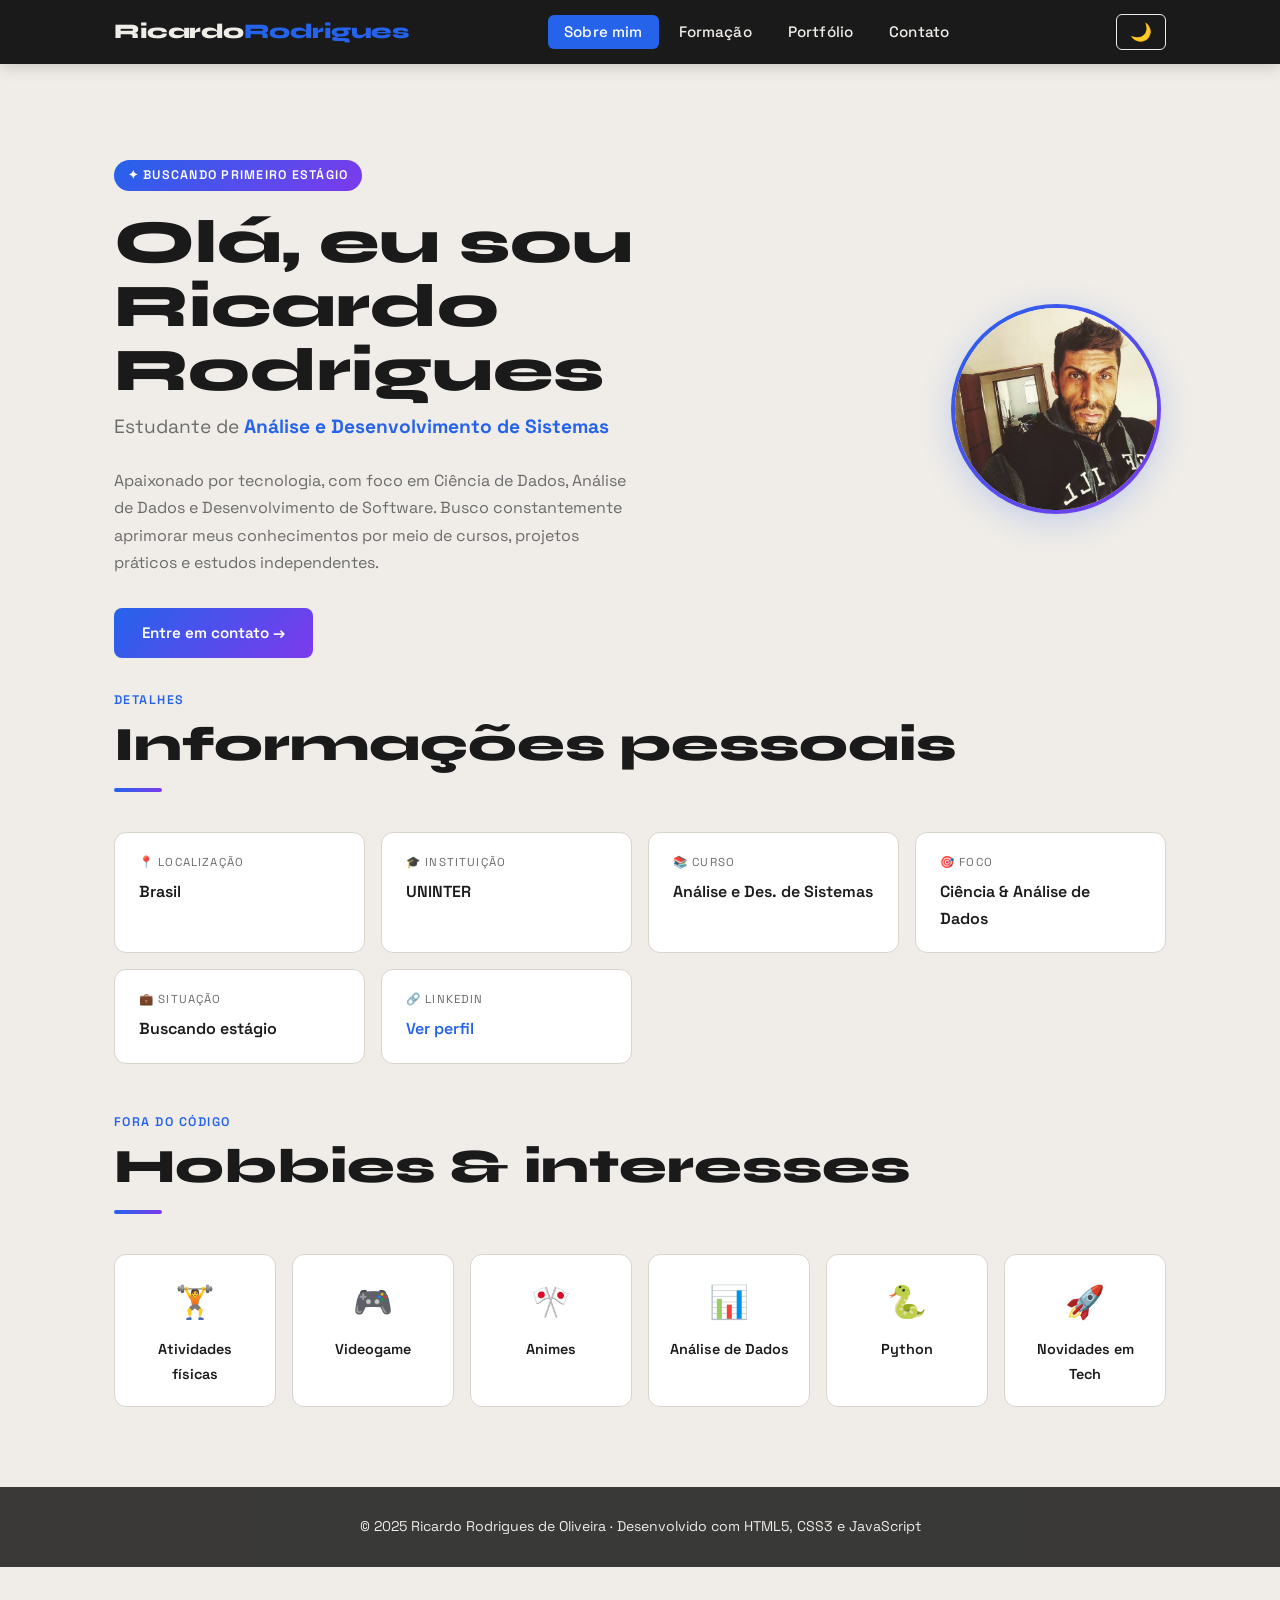
<file: portfolio/index.html>
<!DOCTYPE html>
<html lang="pt-BR">
<head>
  <meta charset="UTF-8" />
  <!-- Redireciona automaticamente para a página Sobre Mim -->
  <meta http-equiv="refresh" content="0; url=sobre.html" />
  <title>Portfólio — Ricardo Rodrigues</title>
</head>
<body>
  <p>Redirecionando... <a href="sobre.html">clique aqui</a>.</p>
</body>
</html>
</file>
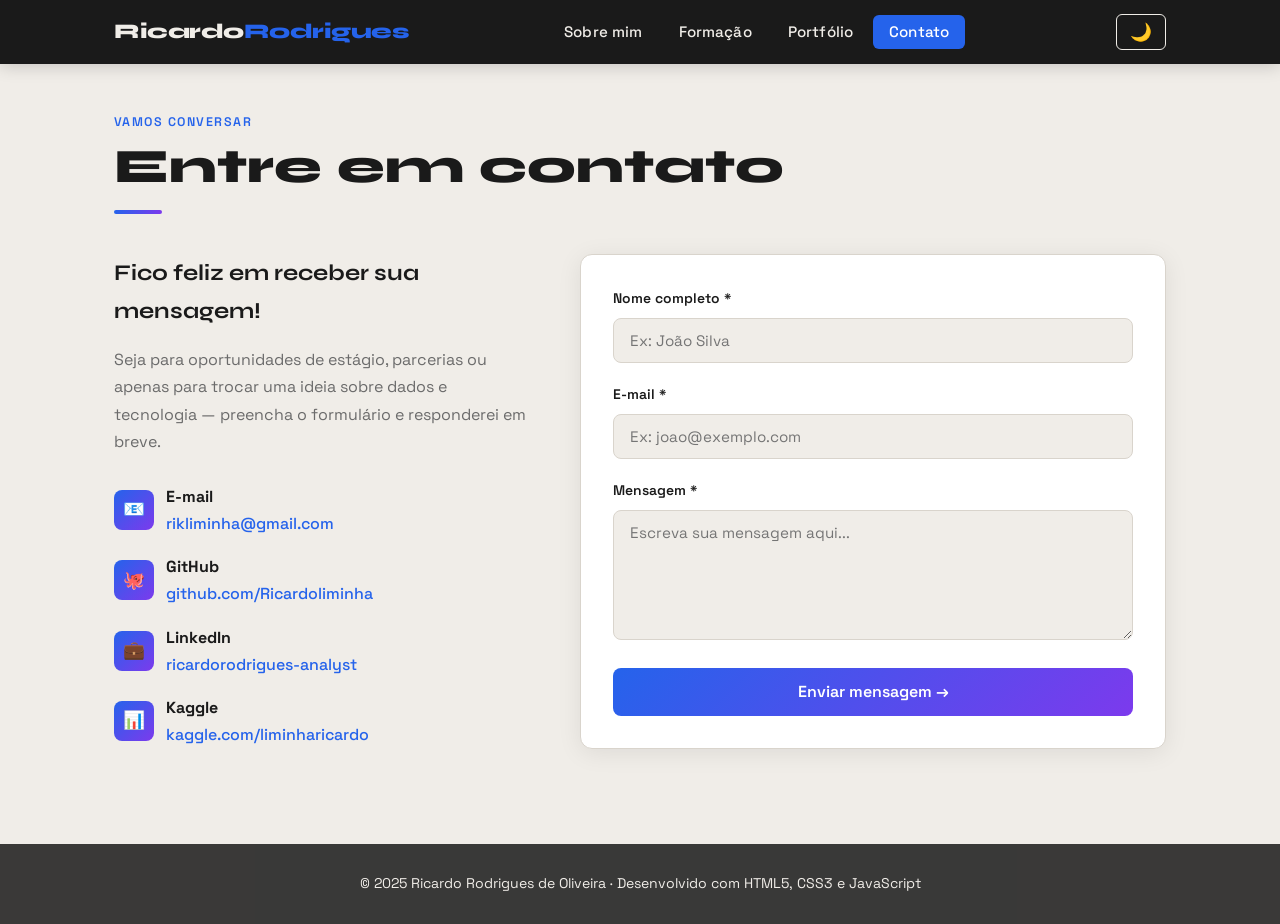
<file: portfolio/contato.html>
<!DOCTYPE html>
<html lang="pt-BR">
<head>
  <meta charset="UTF-8" />
  <meta name="viewport" content="width=device-width, initial-scale=1.0" />
  <title>Contato — Ricardo Rodrigues</title>
  <link rel="stylesheet" href="css/style.css" />
</head>
<body>

  <!-- NAVEGAÇÃO (igual em todas as páginas) -->
  <nav>
    <div class="nav-container">
      <span class="nav-logo">Ricardo<span>Rodrigues</span></span>
      <ul class="nav-links" id="nav-links">
        <li><a href="sobre.html">Sobre mim</a></li>
        <li><a href="formacao.html">Formação</a></li>
        <li><a href="portfolio.html">Portfólio</a></li>
        <li><a href="contato.html">Contato</a></li>
      </ul>
      <button id="btn-tema" title="Alternar tema">🌙</button>
      <button id="btn-menu" aria-label="Abrir menu">
        <span></span><span></span><span></span>
      </button>
    </div>
  </nav>

  <main class="page-container">

    <div class="section-header">
      <p class="section-eyebrow">Vamos conversar</p>
      <h1 class="section-title">Entre em contato</h1>
      <div class="divider"></div>
    </div>

    <div class="contact-layout">

      <!-- Informações de contato -->
      <aside class="contact-info">
        <h3>Fico feliz em receber sua mensagem!</h3>
        <p>
          Seja para oportunidades de estágio, parcerias ou apenas
          para trocar uma ideia sobre dados e tecnologia —
          preencha o formulário e responderei em breve.
        </p>
        <ul class="contact-links">
          <li>
            <div class="contact-icon">📧</div>
            <div>
              <strong>E-mail</strong><br>
              <a href="mailto:rikliminha@gmail.com">rikliminha@gmail.com</a>
            </div>
          </li>
          <li>
            <div class="contact-icon">🐙</div>
            <div>
              <strong>GitHub</strong><br>
              <a href="https://github.com/Ricardoliminha" target="_blank" rel="noopener">github.com/Ricardoliminha</a>
            </div>
          </li>
          <li>
            <div class="contact-icon">💼</div>
            <div>
              <strong>LinkedIn</strong><br>
              <a href="https://www.linkedin.com/in/ricardorodrigues-analyst/" target="_blank" rel="noopener">ricardorodrigues-analyst</a>
            </div>
          </li>
          <li>
            <div class="contact-icon">📊</div>
            <div>
              <strong>Kaggle</strong><br>
              <a href="https://www.kaggle.com/liminharicardo" target="_blank" rel="noopener">kaggle.com/liminharicardo</a>
            </div>
          </li>
        </ul>
      </aside>

      <!-- Formulário de contato (validado por JavaScript) -->
      <div class="contact-form">
        <!--
          FORMULÁRIO DE CONTATO
          Validação feita pelo arquivo js/main.js
          Envio simulado — sem back-end
        -->
        <form id="form-contato" action="#" novalidate>

          <!-- Campo Nome -->
          <div class="form-group">
            <label for="nome">Nome completo *</label>
            <input type="text" id="nome" name="nome"
                   placeholder="Ex: João Silva"
                   autocomplete="name" />
            <span class="error-msg" role="alert"></span>
          </div>

          <!-- Campo E-mail -->
          <div class="form-group">
            <label for="email">E-mail *</label>
            <input type="email" id="email" name="email"
                   placeholder="Ex: joao@exemplo.com"
                   autocomplete="email" />
            <span class="error-msg" role="alert"></span>
          </div>

          <!-- Campo Mensagem -->
          <div class="form-group">
            <label for="mensagem">Mensagem *</label>
            <textarea id="mensagem" name="mensagem"
                      placeholder="Escreva sua mensagem aqui..."></textarea>
            <span class="error-msg" role="alert"></span>
          </div>

          <button type="submit" class="btn-submit">Enviar mensagem →</button>

        </form>
      </div>

    </div>

  </main>

  <footer>
    <p>© 2025 Ricardo Rodrigues de Oliveira · Desenvolvido com HTML5, CSS3 e JavaScript</p>
  </footer>

  <!-- Modal de confirmação de envio -->
  <div class="modal-overlay" id="modal-sucesso" role="dialog" aria-modal="true">
    <div class="modal-box">
      <div class="modal-icon">✅</div>
      <h2 class="modal-title">Mensagem enviada!</h2>
      <p class="modal-text">Obrigado pelo contato. Responderei o mais breve possível!</p>
      <button class="modal-close" id="modal-fechar">Fechar</button>
    </div>
  </div>

  <script src="js/main.js"></script>
</body>
</html>
</file>
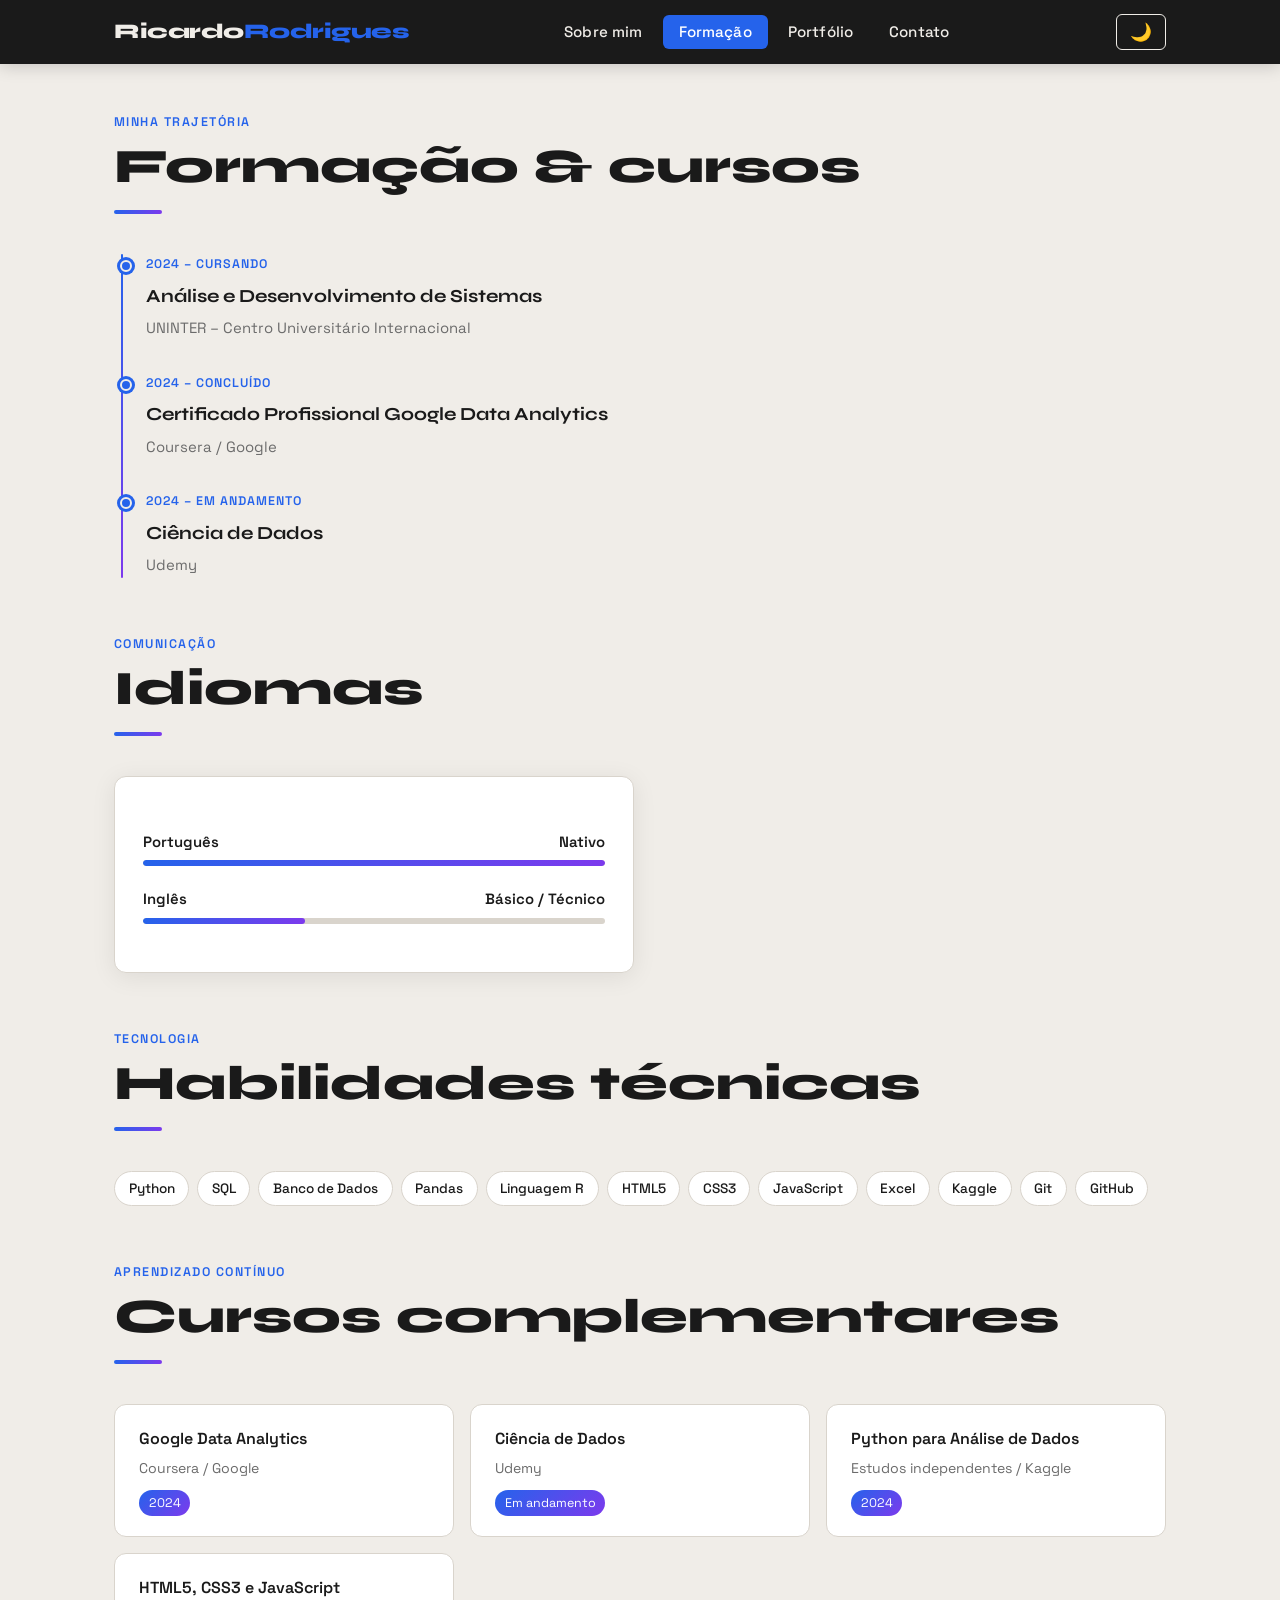
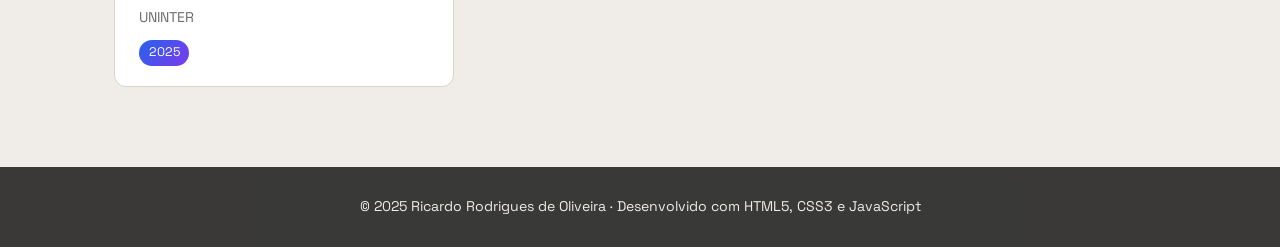
<file: portfolio/formacao.html>
<!DOCTYPE html>
<html lang="pt-BR">
<head>
  <meta charset="UTF-8" />
  <meta name="viewport" content="width=device-width, initial-scale=1.0" />
  <title>Formação — Ricardo Rodrigues</title>
  <link rel="stylesheet" href="css/style.css" />
</head>
<body>

  <!-- NAVEGAÇÃO (igual em todas as páginas) -->
  <nav>
    <div class="nav-container">
      <span class="nav-logo">Ricardo<span>Rodrigues</span></span>
      <ul class="nav-links" id="nav-links">
        <li><a href="sobre.html">Sobre mim</a></li>
        <li><a href="formacao.html">Formação</a></li>
        <li><a href="portfolio.html">Portfólio</a></li>
        <li><a href="contato.html">Contato</a></li>
      </ul>
      <button id="btn-tema" title="Alternar tema">🌙</button>
      <button id="btn-menu" aria-label="Abrir menu">
        <span></span><span></span><span></span>
      </button>
    </div>
  </nav>

  <main class="page-container">

    <div class="section-header">
      <p class="section-eyebrow">Minha trajetória</p>
      <h1 class="section-title">Formação &amp; cursos</h1>
      <div class="divider"></div>
    </div>

    <!-- Timeline de formação acadêmica -->
    <section>
      <div class="timeline">

        <div class="timeline-item">
          <p class="timeline-period">2024 – Cursando</p>
          <h3 class="timeline-title">Análise e Desenvolvimento de Sistemas</h3>
          <p class="timeline-sub">UNINTER – Centro Universitário Internacional</p>
        </div>

        <div class="timeline-item">
          <p class="timeline-period">2024 – Concluído</p>
          <h3 class="timeline-title">Certificado Profissional Google Data Analytics</h3>
          <p class="timeline-sub">Coursera / Google</p>
        </div>

        <div class="timeline-item">
          <p class="timeline-period">2024 – Em andamento</p>
          <h3 class="timeline-title">Ciência de Dados</h3>
          <p class="timeline-sub">Udemy</p>
        </div>

      </div>
    </section>

    <!-- Idiomas -->
    <section style="margin-top: 3.5rem;">
      <div class="section-header">
        <p class="section-eyebrow">Comunicação</p>
        <h2 class="section-title">Idiomas</h2>
        <div class="divider"></div>
      </div>
      <div class="card" style="max-width: 520px;">
        <div class="lang-list">
          <div class="lang-item">
            <div class="lang-header">
              <span>Português</span><span>Nativo</span>
            </div>
            <div class="lang-bar">
              <div class="lang-fill" data-width="100%"></div>
            </div>
          </div>
          <div class="lang-item">
            <div class="lang-header">
              <span>Inglês</span><span>Básico / Técnico</span>
            </div>
            <div class="lang-bar">
              <div class="lang-fill" data-width="35%"></div>
            </div>
          </div>
        </div>
      </div>
    </section>

    <!-- Habilidades técnicas -->
    <section style="margin-top: 3.5rem;">
      <div class="section-header">
        <p class="section-eyebrow">Tecnologia</p>
        <h2 class="section-title">Habilidades técnicas</h2>
        <div class="divider"></div>
      </div>
      <div class="tags">
        <span class="tag">Python</span>
        <span class="tag">SQL</span>
        <span class="tag">Banco de Dados</span>
        <span class="tag">Pandas</span>
        <span class="tag">Linguagem R</span>
        <span class="tag">HTML5</span>
        <span class="tag">CSS3</span>
        <span class="tag">JavaScript</span>
        <span class="tag">Excel</span>
        <span class="tag">Kaggle</span>
        <span class="tag">Git</span>
        <span class="tag">GitHub</span>
      </div>
    </section>

    <!-- Cursos complementares -->
    <section style="margin-top: 3.5rem;">
      <div class="section-header">
        <p class="section-eyebrow">Aprendizado contínuo</p>
        <h2 class="section-title">Cursos complementares</h2>
        <div class="divider"></div>
      </div>
      <div class="cursos-grid">
        <div class="curso-card">
          <p class="curso-titulo">Google Data Analytics</p>
          <p class="curso-inst">Coursera / Google</p>
          <span class="curso-ano">2024</span>
        </div>
        <div class="curso-card">
          <p class="curso-titulo">Ciência de Dados</p>
          <p class="curso-inst">Udemy</p>
          <span class="curso-ano">Em andamento</span>
        </div>
        <div class="curso-card">
          <p class="curso-titulo">Python para Análise de Dados</p>
          <p class="curso-inst">Estudos independentes / Kaggle</p>
          <span class="curso-ano">2024</span>
        </div>
        <div class="curso-card">
          <p class="curso-titulo">HTML5, CSS3 e JavaScript</p>
          <p class="curso-inst">UNINTER</p>
          <span class="curso-ano">2025</span>
        </div>
      </div>
    </section>

  </main>

  <footer>
    <p>© 2025 Ricardo Rodrigues de Oliveira · Desenvolvido com HTML5, CSS3 e JavaScript</p>
  </footer>

  <script src="js/main.js"></script>
</body>
</html>
</file>
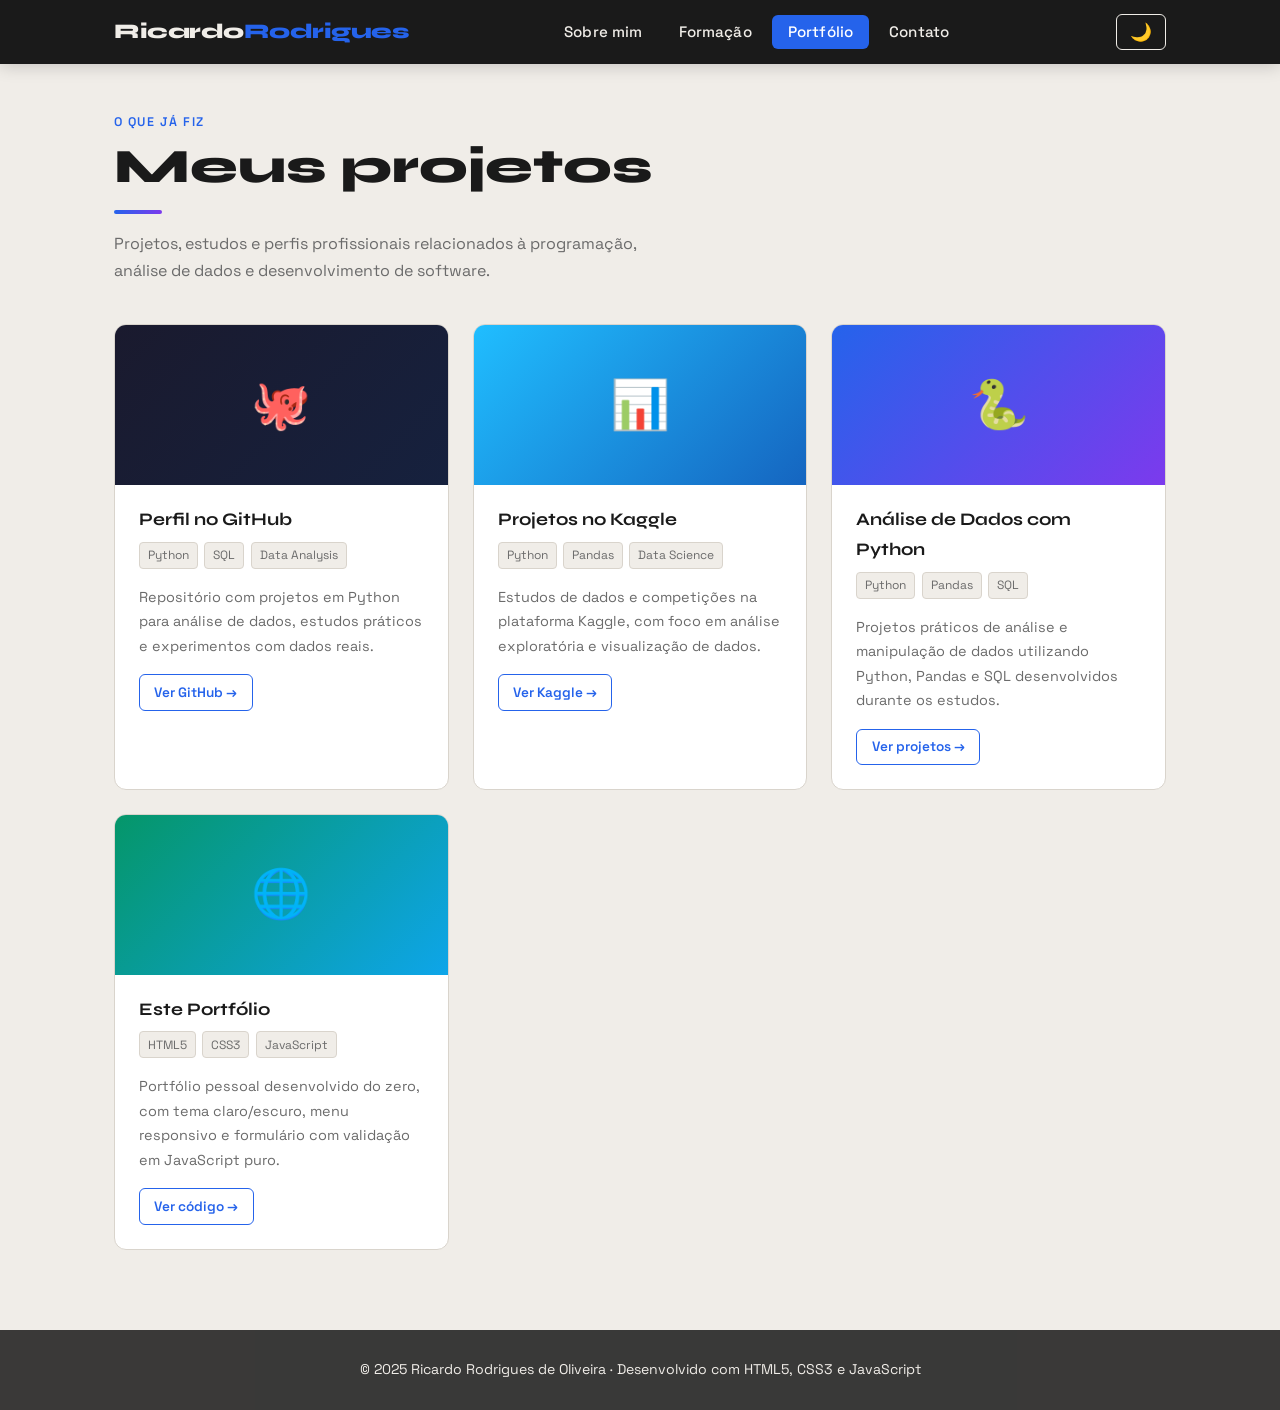
<file: portfolio/portfolio.html>
<!DOCTYPE html>
<html lang="pt-BR">
<head>
  <meta charset="UTF-8" />
  <meta name="viewport" content="width=device-width, initial-scale=1.0" />
  <title>Portfólio — Ricardo Rodrigues</title>
  <link rel="stylesheet" href="css/style.css" />
</head>
<body>

  <!-- NAVEGAÇÃO (igual em todas as páginas) -->
  <nav>
    <div class="nav-container">
      <span class="nav-logo">Ricardo<span>Rodrigues</span></span>
      <ul class="nav-links" id="nav-links">
        <li><a href="sobre.html">Sobre mim</a></li>
        <li><a href="formacao.html">Formação</a></li>
        <li><a href="portfolio.html">Portfólio</a></li>
        <li><a href="contato.html">Contato</a></li>
      </ul>
      <button id="btn-tema" title="Alternar tema">🌙</button>
      <button id="btn-menu" aria-label="Abrir menu">
        <span></span><span></span><span></span>
      </button>
    </div>
  </nav>

  <main class="page-container">

    <div class="section-header">
      <p class="section-eyebrow">O que já fiz</p>
      <h1 class="section-title">Meus projetos</h1>
      <div class="divider"></div>
      <p style="color: var(--text-muted); margin-top: 1rem; max-width: 560px;">
        Projetos, estudos e perfis profissionais relacionados à programação,
        análise de dados e desenvolvimento de software.
      </p>
    </div>

    <div class="portfolio-grid">

      <!-- Projeto 1: GitHub -->
      <article class="project-card">
        <div class="project-thumb"
             style="background: linear-gradient(135deg, #1a1a2e, #16213e);">
          🐙
        </div>
        <div class="project-body">
          <h2 class="project-title">Perfil no GitHub</h2>
          <div class="project-tech">
            <span>Python</span>
            <span>SQL</span>
            <span>Data Analysis</span>
          </div>
          <p class="project-desc">
            Repositório com projetos em Python para análise de dados,
            estudos práticos e experimentos com dados reais.
          </p>
          <div class="project-links">
            <a href="https://github.com/Ricardoliminha" target="_blank" rel="noopener">Ver GitHub →</a>
          </div>
        </div>
      </article>

      <!-- Projeto 2: Kaggle -->
      <article class="project-card">
        <div class="project-thumb"
             style="background: linear-gradient(135deg, #20BEFF, #1565C0);">
          📊
        </div>
        <div class="project-body">
          <h2 class="project-title">Projetos no Kaggle</h2>
          <div class="project-tech">
            <span>Python</span>
            <span>Pandas</span>
            <span>Data Science</span>
          </div>
          <p class="project-desc">
            Estudos de dados e competições na plataforma Kaggle,
            com foco em análise exploratória e visualização de dados.
          </p>
          <div class="project-links">
            <a href="https://www.kaggle.com/liminharicardo" target="_blank" rel="noopener">Ver Kaggle →</a>
          </div>
        </div>
      </article>

      <!-- Projeto 3: Análise de Dados com Python -->
      <article class="project-card">
        <div class="project-thumb"
             style="background: linear-gradient(135deg, #2563EB, #7C3AED);">
          🐍
        </div>
        <div class="project-body">
          <h2 class="project-title">Análise de Dados com Python</h2>
          <div class="project-tech">
            <span>Python</span>
            <span>Pandas</span>
            <span>SQL</span>
          </div>
          <p class="project-desc">
            Projetos práticos de análise e manipulação de dados
            utilizando Python, Pandas e SQL desenvolvidos durante os estudos.
          </p>
          <div class="project-links">
            <a href="https://github.com/Ricardoliminha" target="_blank" rel="noopener">Ver projetos →</a>
          </div>
        </div>
      </article>

      <!-- Projeto 4: Portfólio Web -->
      <article class="project-card">
        <div class="project-thumb"
             style="background: linear-gradient(135deg, #059669, #0EA5E9);">
          🌐
        </div>
        <div class="project-body">
          <h2 class="project-title">Este Portfólio</h2>
          <div class="project-tech">
            <span>HTML5</span>
            <span>CSS3</span>
            <span>JavaScript</span>
          </div>
          <p class="project-desc">
            Portfólio pessoal desenvolvido do zero, com tema claro/escuro,
            menu responsivo e formulário com validação em JavaScript puro.
          </p>
          <div class="project-links">
            <a href="https://github.com/Ricardoliminha" target="_blank" rel="noopener">Ver código →</a>
          </div>
        </div>
      </article>

    </div>

  </main>

  <footer>
    <p>© 2025 Ricardo Rodrigues de Oliveira · Desenvolvido com HTML5, CSS3 e JavaScript</p>
  </footer>

  <script src="js/main.js"></script>
</body>
</html>
</file>
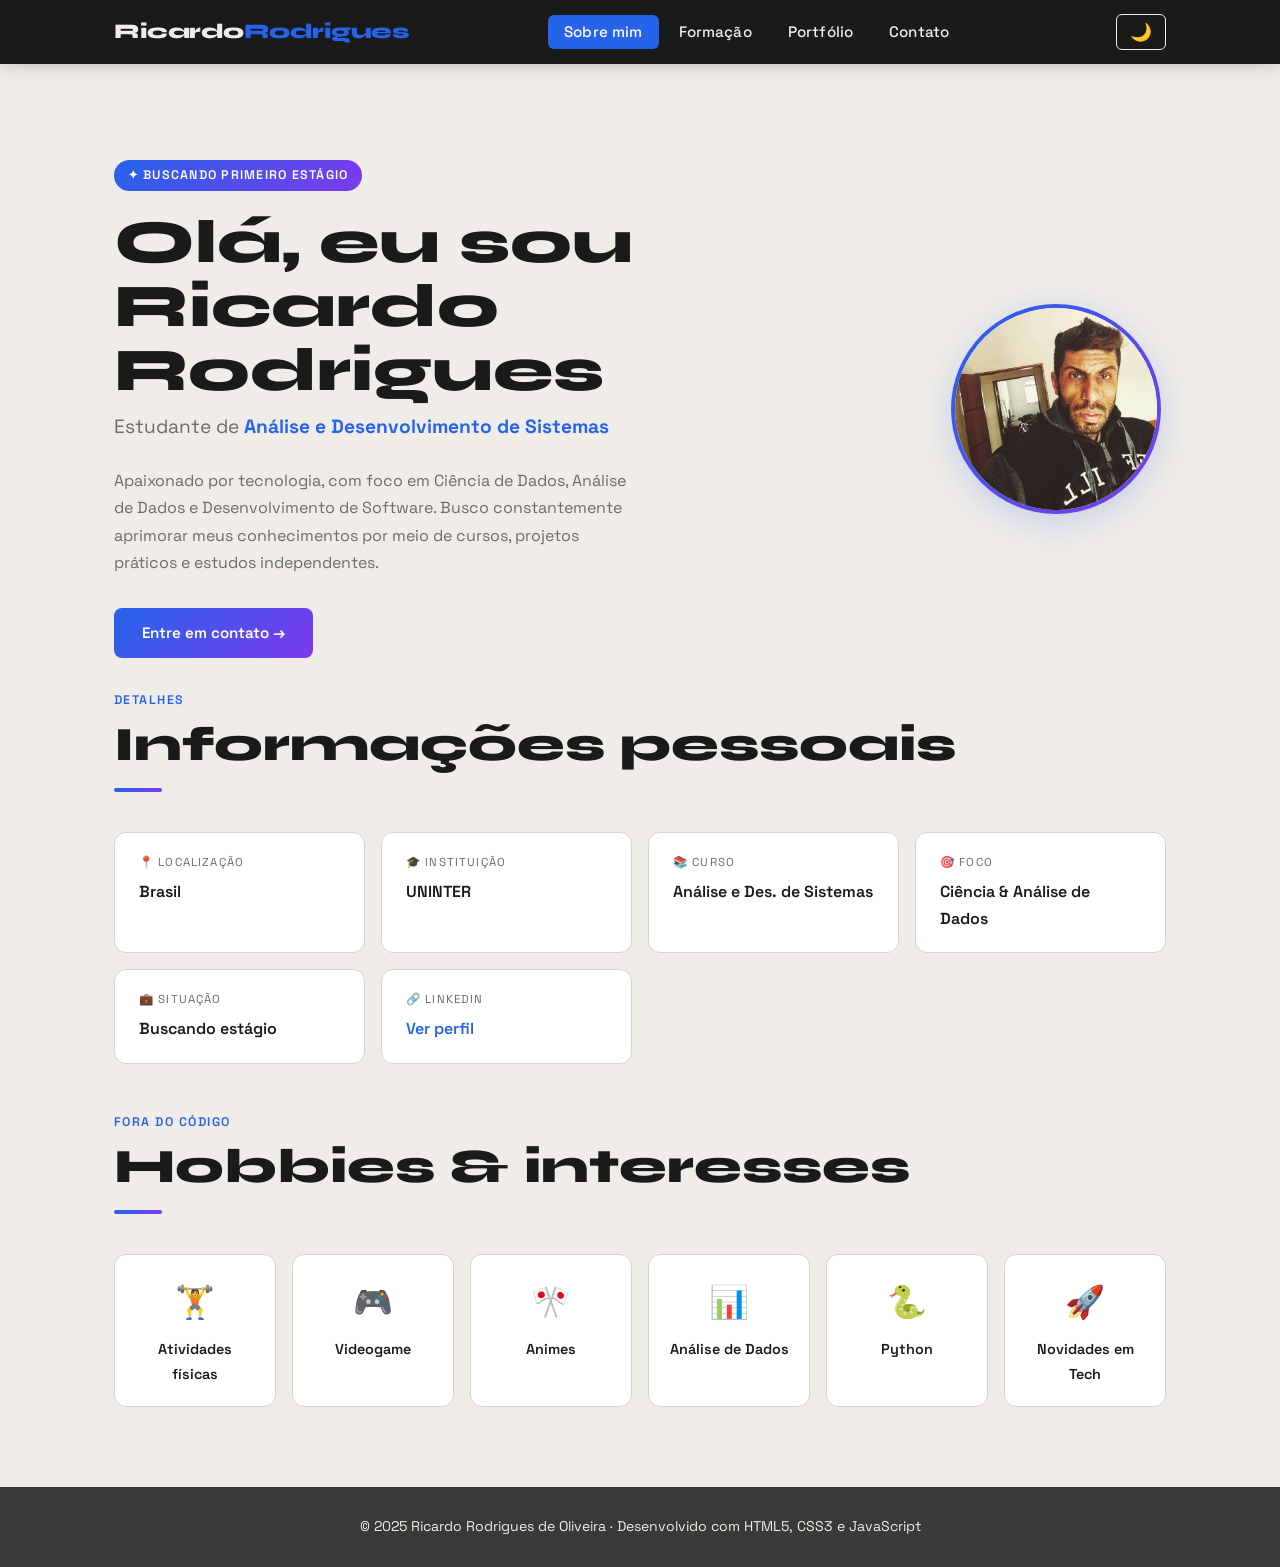
<file: portfolio/sobre.html>
<!DOCTYPE html>
<html lang="pt-BR">
<head>
  <meta charset="UTF-8" />
  <meta name="viewport" content="width=device-width, initial-scale=1.0" />
  <title>Sobre Mim — Ricardo Rodrigues</title>
  <!-- Folha de estilos principal -->
  <link rel="stylesheet" href="css/style.css" />
</head>
<body>

  <!-- =============================================
       NAVEGAÇÃO PRINCIPAL
       Fixa no topo, visível em todas as páginas
  ============================================= -->
  <nav>
    <div class="nav-container">
      <span class="nav-logo">Ricardo<span>Rodrigues</span></span>
      <ul class="nav-links" id="nav-links">
        <li><a href="sobre.html">Sobre mim</a></li>
        <li><a href="formacao.html">Formação</a></li>
        <li><a href="portfolio.html">Portfólio</a></li>
        <li><a href="contato.html">Contato</a></li>
      </ul>
      <!-- Botão de alternar tema claro/escuro -->
      <button id="btn-tema" title="Alternar tema">🌙</button>
      <!-- Botão hamburguer para telas mobile -->
      <button id="btn-menu" aria-label="Abrir menu">
        <span></span><span></span><span></span>
      </button>
    </div>
  </nav>

  <!-- =============================================
       CONTEÚDO PRINCIPAL — SOBRE MIM
  ============================================= -->
  <main class="page-container">

    <!-- Hero: apresentação principal -->
    <section class="hero">
      <div class="hero-text">
        <span class="hero-tag">✦ Buscando primeiro estágio</span>
        <h1 class="hero-name">Olá, eu sou<br>Ricardo Rodrigues</h1>
        <p class="hero-role">Estudante de <strong>Análise e Desenvolvimento de Sistemas</strong></p>
        <p class="hero-desc">
          Apaixonado por tecnologia, com foco em Ciência de Dados, Análise de Dados
          e Desenvolvimento de Software. Busco constantemente aprimorar meus
          conhecimentos por meio de cursos, projetos práticos e estudos independentes.
        </p>
        <a href="contato.html" class="btn btn-primary">Entre em contato →</a>
      </div>

      <!-- Foto do Ricardo -->
      <div class="avatar-wrap">
        <img src="foto.png" alt="Foto de Ricardo Rodrigues" class="avatar-foto" />
      </div>
    </section>

    <!-- Informações pessoais -->
    <section>
      <div class="section-header">
        <p class="section-eyebrow">Detalhes</p>
        <h2 class="section-title">Informações pessoais</h2>
        <div class="divider"></div>
      </div>
      <div class="info-grid">
        <div class="info-item">
          <p class="info-label">📍 Localização</p>
          <p class="info-value">Brasil</p>
        </div>
        <div class="info-item">
          <p class="info-label">🎓 Instituição</p>
          <p class="info-value">UNINTER</p>
        </div>
        <div class="info-item">
          <p class="info-label">📚 Curso</p>
          <p class="info-value">Análise e Des. de Sistemas</p>
        </div>
        <div class="info-item">
          <p class="info-label">🎯 Foco</p>
          <p class="info-value">Ciência & Análise de Dados</p>
        </div>
        <div class="info-item">
          <p class="info-label">💼 Situação</p>
          <p class="info-value">Buscando estágio</p>
        </div>
        <div class="info-item">
          <p class="info-label">🔗 LinkedIn</p>
          <p class="info-value">
            <a href="https://www.linkedin.com/in/ricardorodrigues-analyst/" target="_blank" rel="noopener">Ver perfil</a>
          </p>
        </div>
      </div>
    </section>

    <!-- Hobbies -->
    <section style="margin-top: 3rem;">
      <div class="section-header">
        <p class="section-eyebrow">Fora do código</p>
        <h2 class="section-title">Hobbies &amp; interesses</h2>
        <div class="divider"></div>
      </div>
      <div class="hobbies-grid">
        <div class="hobby-card">
          <div class="hobby-icon">🏋️</div>
          <p class="hobby-name">Atividades físicas</p>
        </div>
        <div class="hobby-card">
          <div class="hobby-icon">🎮</div>
          <p class="hobby-name">Videogame</p>
        </div>
        <div class="hobby-card">
          <div class="hobby-icon">🎌</div>
          <p class="hobby-name">Animes</p>
        </div>
        <div class="hobby-card">
          <div class="hobby-icon">📊</div>
          <p class="hobby-name">Análise de Dados</p>
        </div>
        <div class="hobby-card">
          <div class="hobby-icon">🐍</div>
          <p class="hobby-name">Python</p>
        </div>
        <div class="hobby-card">
          <div class="hobby-icon">🚀</div>
          <p class="hobby-name">Novidades em Tech</p>
        </div>
      </div>
    </section>

  </main>

  <footer>
    <p>© 2025 Ricardo Rodrigues de Oliveira · Desenvolvido com HTML5, CSS3 e JavaScript</p>
  </footer>

  <script src="js/main.js"></script>
</body>
</html>
</file>
<file: portfolio/css/style.css>
/* ============================================
   PORTFÓLIO PESSOAL — Estilos Globais
   Autor: [Seu Nome]
   Disciplina: Fundamentos da Programação Web
   ============================================ */

/* --- Importação de fontes do Google --- */
@import url('https://fonts.googleapis.com/css2?family=Space+Grotesk:wght@300;400;500;600;700&family=Syne:wght@700;800&display=swap');

/* --- Variáveis de tema (claro) --- */
:root {
  --bg:        #F0EDE8;
  --bg-card:   #FFFFFF;
  --text:      #1A1A1A;
  --text-muted:#6B6B6B;
  --accent:    #2563EB;
  --accent-2:  #7C3AED;
  --border:    #D9D4CC;
  --nav-bg:    #1A1A1A;
  --nav-text:  #F0EDE8;
  --nav-hover: #2563EB;
  --shadow:    0 4px 24px rgba(0,0,0,0.08);
  --radius:    12px;
  --font-display: 'Syne', sans-serif;
  --font-body:    'Space Grotesk', sans-serif;
  --transition:   0.3s cubic-bezier(.4,0,.2,1);
}

/* --- Variáveis de tema escuro --- */
body.dark {
  --bg:        #111118;
  --bg-card:   #1C1C28;
  --text:      #EDEDED;
  --text-muted:#9999AA;
  --border:    #2A2A3A;
  --nav-bg:    #0A0A12;
  --nav-text:  #EDEDED;
  --shadow:    0 4px 24px rgba(0,0,0,0.4);
}

/* --- Reset básico --- */
*, *::before, *::after {
  box-sizing: border-box;
  margin: 0;
  padding: 0;
}

html {
  scroll-behavior: smooth;
}

body {
  background-color: var(--bg);
  color: var(--text);
  font-family: var(--font-body);
  font-size: 1rem;
  line-height: 1.7;
  transition: background-color var(--transition), color var(--transition);
}

a {
  color: var(--accent);
  text-decoration: none;
  transition: color var(--transition);
}

a:hover { color: var(--accent-2); }

img { max-width: 100%; display: block; }

ul { list-style: none; }

/* ============================================
   NAVEGAÇÃO
   ============================================ */
nav {
  background-color: var(--nav-bg);
  position: sticky;
  top: 0;
  z-index: 100;
  box-shadow: 0 2px 16px rgba(0,0,0,0.18);
}

.nav-container {
  max-width: 1100px;
  margin: 0 auto;
  padding: 0 1.5rem;
  display: flex;
  align-items: center;
  justify-content: space-between;
  height: 64px;
}

/* Logo / nome do portfólio na nav */
.nav-logo {
  font-family: var(--font-display);
  font-size: 1.3rem;
  font-weight: 800;
  color: var(--nav-text);
  letter-spacing: -0.5px;
}

.nav-logo span {
  color: var(--accent);
}

/* Links do menu */
.nav-links {
  display: flex;
  gap: 0.25rem;
  align-items: center;
}

.nav-links a {
  color: var(--nav-text);
  padding: 0.45rem 1rem;
  border-radius: 6px;
  font-weight: 500;
  font-size: 0.95rem;
  letter-spacing: 0.01em;
  transition: background var(--transition), color var(--transition);
}

.nav-links a:hover,
.nav-links a.active {
  background: var(--accent);
  color: #fff;
}

/* Botão tema claro/escuro */
#btn-tema {
  background: none;
  border: 1.5px solid var(--nav-text);
  color: var(--nav-text);
  border-radius: 6px;
  padding: 0.4rem 0.8rem;
  font-size: 1.1rem;
  cursor: pointer;
  transition: background var(--transition), border-color var(--transition);
  margin-left: 0.75rem;
}

#btn-tema:hover {
  background: var(--accent);
  border-color: var(--accent);
}

/* Botão hamburguer (mobile) */
#btn-menu {
  display: none;
  background: none;
  border: none;
  cursor: pointer;
  flex-direction: column;
  gap: 5px;
  padding: 4px;
}

#btn-menu span {
  display: block;
  width: 26px;
  height: 2.5px;
  background: var(--nav-text);
  border-radius: 2px;
  transition: transform var(--transition), opacity var(--transition);
}

/* Estado aberto do hamburguer */
#btn-menu.open span:nth-child(1) { transform: translateY(7.5px) rotate(45deg); }
#btn-menu.open span:nth-child(2) { opacity: 0; }
#btn-menu.open span:nth-child(3) { transform: translateY(-7.5px) rotate(-45deg); }

/* ============================================
   LAYOUT GERAL
   ============================================ */
.page-container {
  max-width: 1100px;
  margin: 0 auto;
  padding: 3rem 1.5rem 5rem;
}

/* Cabeçalho de seção */
.section-header {
  margin-bottom: 2.5rem;
}

.section-eyebrow {
  font-size: 0.78rem;
  font-weight: 600;
  letter-spacing: 0.12em;
  text-transform: uppercase;
  color: var(--accent);
  margin-bottom: 0.5rem;
}

.section-title {
  font-family: var(--font-display);
  font-size: clamp(2rem, 5vw, 3rem);
  font-weight: 800;
  line-height: 1.1;
  color: var(--text);
}

/* Divider decorativo */
.divider {
  width: 48px;
  height: 4px;
  background: linear-gradient(90deg, var(--accent), var(--accent-2));
  border-radius: 2px;
  margin-top: 1rem;
}

/* Card genérico */
.card {
  background: var(--bg-card);
  border: 1px solid var(--border);
  border-radius: var(--radius);
  padding: 1.75rem;
  box-shadow: var(--shadow);
  transition: transform var(--transition), box-shadow var(--transition);
}

.card:hover {
  transform: translateY(-3px);
  box-shadow: 0 8px 32px rgba(0,0,0,0.12);
}

/* ============================================
   PÁGINA: SOBRE MIM (index.html / sobre.html)
   ============================================ */

/* Hero */
.hero {
  display: grid;
  grid-template-columns: 1fr 220px;
  gap: 3rem;
  align-items: center;
  padding: 3rem 0 2rem;
}

.hero-tag {
  display: inline-block;
  background: linear-gradient(135deg, var(--accent), var(--accent-2));
  color: #fff;
  font-size: 0.78rem;
  font-weight: 600;
  letter-spacing: 0.1em;
  text-transform: uppercase;
  padding: 0.3rem 0.85rem;
  border-radius: 99px;
  margin-bottom: 1.25rem;
}

.hero-name {
  font-family: var(--font-display);
  font-size: clamp(2.5rem, 6vw, 3.8rem);
  font-weight: 800;
  line-height: 1.05;
  margin-bottom: 0.5rem;
}

.hero-role {
  font-size: 1.2rem;
  color: var(--text-muted);
  margin-bottom: 1.5rem;
}

.hero-role strong { color: var(--accent); }

.hero-desc {
  max-width: 520px;
  color: var(--text-muted);
  margin-bottom: 2rem;
}

/* Avatar / foto de perfil */
.avatar-wrap {
  position: relative;
  display: flex;
  justify-content: center;
}

/* Foto real do usuário */
.avatar-foto {
  width: 210px;
  height: 210px;
  border-radius: 50%;
  object-fit: cover;
  object-position: center top;
  border: 4px solid transparent;
  background: linear-gradient(var(--bg-card), var(--bg-card)) padding-box,
              linear-gradient(135deg, var(--accent), var(--accent-2)) border-box;
  box-shadow: 0 8px 32px rgba(37,99,235,0.22);
}

/* Placeholder para quando não há foto */
.avatar-placeholder {
  width: 210px;
  height: 210px;
  border-radius: 50%;
  background: linear-gradient(135deg, var(--accent), var(--accent-2));
  display: flex;
  align-items: center;
  justify-content: center;
  font-size: 5rem;
  color: #fff;
  box-shadow: 0 8px 32px rgba(37,99,235,0.25);
  margin: 0 auto;
}

/* Botão CTA */
.btn {
  display: inline-block;
  padding: 0.75rem 1.75rem;
  border-radius: 8px;
  font-weight: 600;
  font-size: 0.95rem;
  cursor: pointer;
  border: none;
  transition: filter var(--transition), transform var(--transition);
}

.btn-primary {
  background: linear-gradient(135deg, var(--accent), var(--accent-2));
  color: #fff;
}

.btn-primary:hover {
  filter: brightness(1.1);
  transform: translateY(-2px);
  color: #fff;
}

/* Grid de info pessoal */
.info-grid {
  display: grid;
  grid-template-columns: repeat(auto-fit, minmax(200px, 1fr));
  gap: 1rem;
  margin-top: 2.5rem;
}

.info-item {
  background: var(--bg-card);
  border: 1px solid var(--border);
  border-radius: var(--radius);
  padding: 1.25rem 1.5rem;
}

.info-label {
  font-size: 0.72rem;
  text-transform: uppercase;
  letter-spacing: 0.1em;
  color: var(--text-muted);
  margin-bottom: 0.35rem;
}

.info-value {
  font-weight: 600;
  color: var(--text);
}

/* Hobbies */
.hobbies-grid {
  display: grid;
  grid-template-columns: repeat(auto-fill, minmax(150px, 1fr));
  gap: 1rem;
  margin-top: 1.5rem;
}

.hobby-card {
  background: var(--bg-card);
  border: 1px solid var(--border);
  border-radius: var(--radius);
  padding: 1.25rem;
  text-align: center;
  transition: border-color var(--transition), transform var(--transition);
}

.hobby-card:hover {
  border-color: var(--accent);
  transform: translateY(-3px);
}

.hobby-icon { font-size: 2rem; margin-bottom: 0.5rem; }
.hobby-name { font-weight: 600; font-size: 0.9rem; }

/* ============================================
   PÁGINA: FORMAÇÃO
   ============================================ */
.timeline {
  position: relative;
  padding-left: 2rem;
  margin-top: 1.5rem;
}

.timeline::before {
  content: '';
  position: absolute;
  left: 7px;
  top: 0;
  bottom: 0;
  width: 2px;
  background: linear-gradient(to bottom, var(--accent), var(--accent-2));
  border-radius: 1px;
}

.timeline-item {
  position: relative;
  margin-bottom: 2rem;
}

.timeline-item::before {
  content: '';
  position: absolute;
  left: -1.65rem;
  top: 6px;
  width: 12px;
  height: 12px;
  background: var(--accent);
  border-radius: 50%;
  border: 2px solid var(--bg);
  box-shadow: 0 0 0 3px var(--accent);
}

.timeline-period {
  font-size: 0.78rem;
  font-weight: 600;
  letter-spacing: 0.08em;
  text-transform: uppercase;
  color: var(--accent);
  margin-bottom: 0.35rem;
}

.timeline-title {
  font-family: var(--font-display);
  font-size: 1.15rem;
  font-weight: 700;
  margin-bottom: 0.2rem;
}

.timeline-sub {
  color: var(--text-muted);
  font-size: 0.93rem;
}

/* Tags de idiomas / habilidades */
.tags {
  display: flex;
  flex-wrap: wrap;
  gap: 0.5rem;
  margin-top: 1.25rem;
}

.tag {
  background: var(--bg-card);
  border: 1.5px solid var(--border);
  color: var(--text);
  padding: 0.3rem 0.85rem;
  border-radius: 99px;
  font-size: 0.85rem;
  font-weight: 500;
  transition: border-color var(--transition), color var(--transition);
}

.tag:hover {
  border-color: var(--accent);
  color: var(--accent);
}

.tag-level {
  font-size: 0.72rem;
  color: var(--text-muted);
  margin-left: 4px;
}

/* Barra de progresso de idiomas */
.lang-list { margin-top: 1.5rem; }

.lang-item { margin-bottom: 1.25rem; }

.lang-header {
  display: flex;
  justify-content: space-between;
  margin-bottom: 0.4rem;
  font-size: 0.93rem;
  font-weight: 600;
}

.lang-bar {
  height: 6px;
  background: var(--border);
  border-radius: 99px;
  overflow: hidden;
}

.lang-fill {
  height: 100%;
  background: linear-gradient(90deg, var(--accent), var(--accent-2));
  border-radius: 99px;
  width: 0;
  transition: width 1s ease;
}

/* Grid de cursos */
.cursos-grid {
  display: grid;
  grid-template-columns: repeat(auto-fill, minmax(260px, 1fr));
  gap: 1rem;
  margin-top: 1.5rem;
}

.curso-card {
  background: var(--bg-card);
  border: 1px solid var(--border);
  border-radius: var(--radius);
  padding: 1.25rem 1.5rem;
  transition: border-color var(--transition), transform var(--transition);
}

.curso-card:hover {
  border-color: var(--accent);
  transform: translateY(-3px);
}

.curso-titulo {
  font-weight: 600;
  margin-bottom: 0.3rem;
}

.curso-inst {
  color: var(--text-muted);
  font-size: 0.88rem;
}

.curso-ano {
  display: inline-block;
  margin-top: 0.6rem;
  font-size: 0.78rem;
  background: linear-gradient(135deg, var(--accent), var(--accent-2));
  color: #fff;
  padding: 0.15rem 0.6rem;
  border-radius: 99px;
}

/* ============================================
   PÁGINA: PORTFÓLIO
   ============================================ */
.portfolio-grid {
  display: grid;
  grid-template-columns: repeat(auto-fill, minmax(300px, 1fr));
  gap: 1.5rem;
  margin-top: 1.5rem;
}

.project-card {
  background: var(--bg-card);
  border: 1px solid var(--border);
  border-radius: var(--radius);
  overflow: hidden;
  transition: transform var(--transition), box-shadow var(--transition);
}

.project-card:hover {
  transform: translateY(-5px);
  box-shadow: 0 12px 40px rgba(0,0,0,0.14);
}

/* Thumbnail colorido do projeto */
.project-thumb {
  height: 160px;
  display: flex;
  align-items: center;
  justify-content: center;
  font-size: 3rem;
  font-weight: 800;
  font-family: var(--font-display);
  color: #fff;
}

.project-body {
  padding: 1.25rem 1.5rem 1.5rem;
}

.project-title {
  font-family: var(--font-display);
  font-size: 1.1rem;
  font-weight: 700;
  margin-bottom: 0.4rem;
}

.project-desc {
  color: var(--text-muted);
  font-size: 0.9rem;
  margin-bottom: 1rem;
}

.project-links {
  display: flex;
  gap: 0.75rem;
}

.project-links a {
  font-size: 0.85rem;
  font-weight: 600;
  padding: 0.35rem 0.9rem;
  border-radius: 6px;
  border: 1.5px solid var(--accent);
  color: var(--accent);
  transition: background var(--transition), color var(--transition);
}

.project-links a:hover {
  background: var(--accent);
  color: #fff;
}

.project-tech {
  display: flex;
  flex-wrap: wrap;
  gap: 0.4rem;
  margin-bottom: 1rem;
}

.project-tech span {
  font-size: 0.75rem;
  background: var(--bg);
  border: 1px solid var(--border);
  border-radius: 4px;
  padding: 0.15rem 0.5rem;
  color: var(--text-muted);
}

/* ============================================
   PÁGINA: CONTATO
   ============================================ */
.contact-layout {
  display: grid;
  grid-template-columns: 1fr 1.4fr;
  gap: 3rem;
  align-items: start;
  margin-top: 1.5rem;
}

.contact-info h3 {
  font-family: var(--font-display);
  font-size: 1.4rem;
  margin-bottom: 1rem;
}

.contact-info p {
  color: var(--text-muted);
  margin-bottom: 1.75rem;
}

.contact-links li {
  display: flex;
  align-items: center;
  gap: 0.75rem;
  margin-bottom: 1rem;
  font-weight: 500;
}

.contact-icon {
  width: 40px;
  height: 40px;
  border-radius: 8px;
  background: linear-gradient(135deg, var(--accent), var(--accent-2));
  color: #fff;
  display: flex;
  align-items: center;
  justify-content: center;
  font-size: 1.1rem;
  flex-shrink: 0;
}

/* Formulário de contato */
.contact-form {
  background: var(--bg-card);
  border: 1px solid var(--border);
  border-radius: var(--radius);
  padding: 2rem;
  box-shadow: var(--shadow);
}

.form-group {
  margin-bottom: 1.25rem;
}

.form-group label {
  display: block;
  font-size: 0.87rem;
  font-weight: 600;
  margin-bottom: 0.45rem;
  color: var(--text);
}

.form-group input,
.form-group textarea {
  width: 100%;
  padding: 0.75rem 1rem;
  border: 1.5px solid var(--border);
  border-radius: 8px;
  background: var(--bg);
  color: var(--text);
  font-family: var(--font-body);
  font-size: 0.95rem;
  outline: none;
  transition: border-color var(--transition), box-shadow var(--transition);
}

.form-group input:focus,
.form-group textarea:focus {
  border-color: var(--accent);
  box-shadow: 0 0 0 3px rgba(37,99,235,0.15);
}

/* Estado de erro nos campos */
.form-group input.error,
.form-group textarea.error {
  border-color: #DC2626;
  box-shadow: 0 0 0 3px rgba(220,38,38,0.12);
}

.error-msg {
  color: #DC2626;
  font-size: 0.8rem;
  margin-top: 0.35rem;
  display: none;
}

.form-group textarea {
  min-height: 130px;
  resize: vertical;
}

.btn-submit {
  width: 100%;
  padding: 0.85rem;
  background: linear-gradient(135deg, var(--accent), var(--accent-2));
  color: #fff;
  border: none;
  border-radius: 8px;
  font-size: 1rem;
  font-weight: 600;
  font-family: var(--font-body);
  cursor: pointer;
  transition: filter var(--transition), transform var(--transition);
}

.btn-submit:hover {
  filter: brightness(1.1);
  transform: translateY(-2px);
}

/* ============================================
   MODAL DE CONFIRMAÇÃO
   ============================================ */
.modal-overlay {
  display: none;
  position: fixed;
  inset: 0;
  background: rgba(0,0,0,0.55);
  z-index: 200;
  align-items: center;
  justify-content: center;
}

.modal-overlay.show {
  display: flex;
}

.modal-box {
  background: var(--bg-card);
  border-radius: var(--radius);
  padding: 2.5rem 2rem;
  max-width: 400px;
  width: 90%;
  text-align: center;
  box-shadow: 0 24px 64px rgba(0,0,0,0.2);
  animation: modalIn 0.3s cubic-bezier(.4,0,.2,1);
}

@keyframes modalIn {
  from { opacity: 0; transform: scale(0.9) translateY(16px); }
  to   { opacity: 1; transform: scale(1) translateY(0); }
}

.modal-icon { font-size: 3rem; margin-bottom: 1rem; }
.modal-title {
  font-family: var(--font-display);
  font-size: 1.4rem;
  font-weight: 800;
  margin-bottom: 0.5rem;
}
.modal-text { color: var(--text-muted); margin-bottom: 1.5rem; }
.modal-close {
  background: linear-gradient(135deg, var(--accent), var(--accent-2));
  color: #fff;
  border: none;
  border-radius: 8px;
  padding: 0.7rem 2rem;
  font-size: 1rem;
  font-weight: 600;
  cursor: pointer;
  font-family: var(--font-body);
}

/* ============================================
   RODAPÉ
   ============================================ */
footer {
  background: var(--nav-bg);
  color: var(--nav-text);
  text-align: center;
  padding: 1.75rem;
  font-size: 0.88rem;
  opacity: 0.85;
}

/* ============================================
   RESPONSIVIDADE MOBILE
   ============================================ */
@media (max-width: 768px) {
  /* Menu hamburguer */
  #btn-menu { display: flex; }

  .nav-links {
    display: none;
    position: absolute;
    top: 64px;
    left: 0;
    right: 0;
    background: var(--nav-bg);
    flex-direction: column;
    gap: 0;
    padding: 0.75rem 1rem 1rem;
    border-top: 1px solid rgba(255,255,255,0.08);
  }

  .nav-links.open { display: flex; }

  .nav-links a {
    padding: 0.75rem 1rem;
    width: 100%;
  }

  /* Hero em coluna no mobile */
  .hero {
    grid-template-columns: 1fr;
    text-align: center;
  }

  .avatar-wrap { order: -1; }
  .hero-desc { margin: 0 auto 2rem; }

  /* Layout de contato em coluna */
  .contact-layout {
    grid-template-columns: 1fr;
  }

  /* Portfólio em coluna */
  .portfolio-grid {
    grid-template-columns: 1fr;
  }
}
</file>
